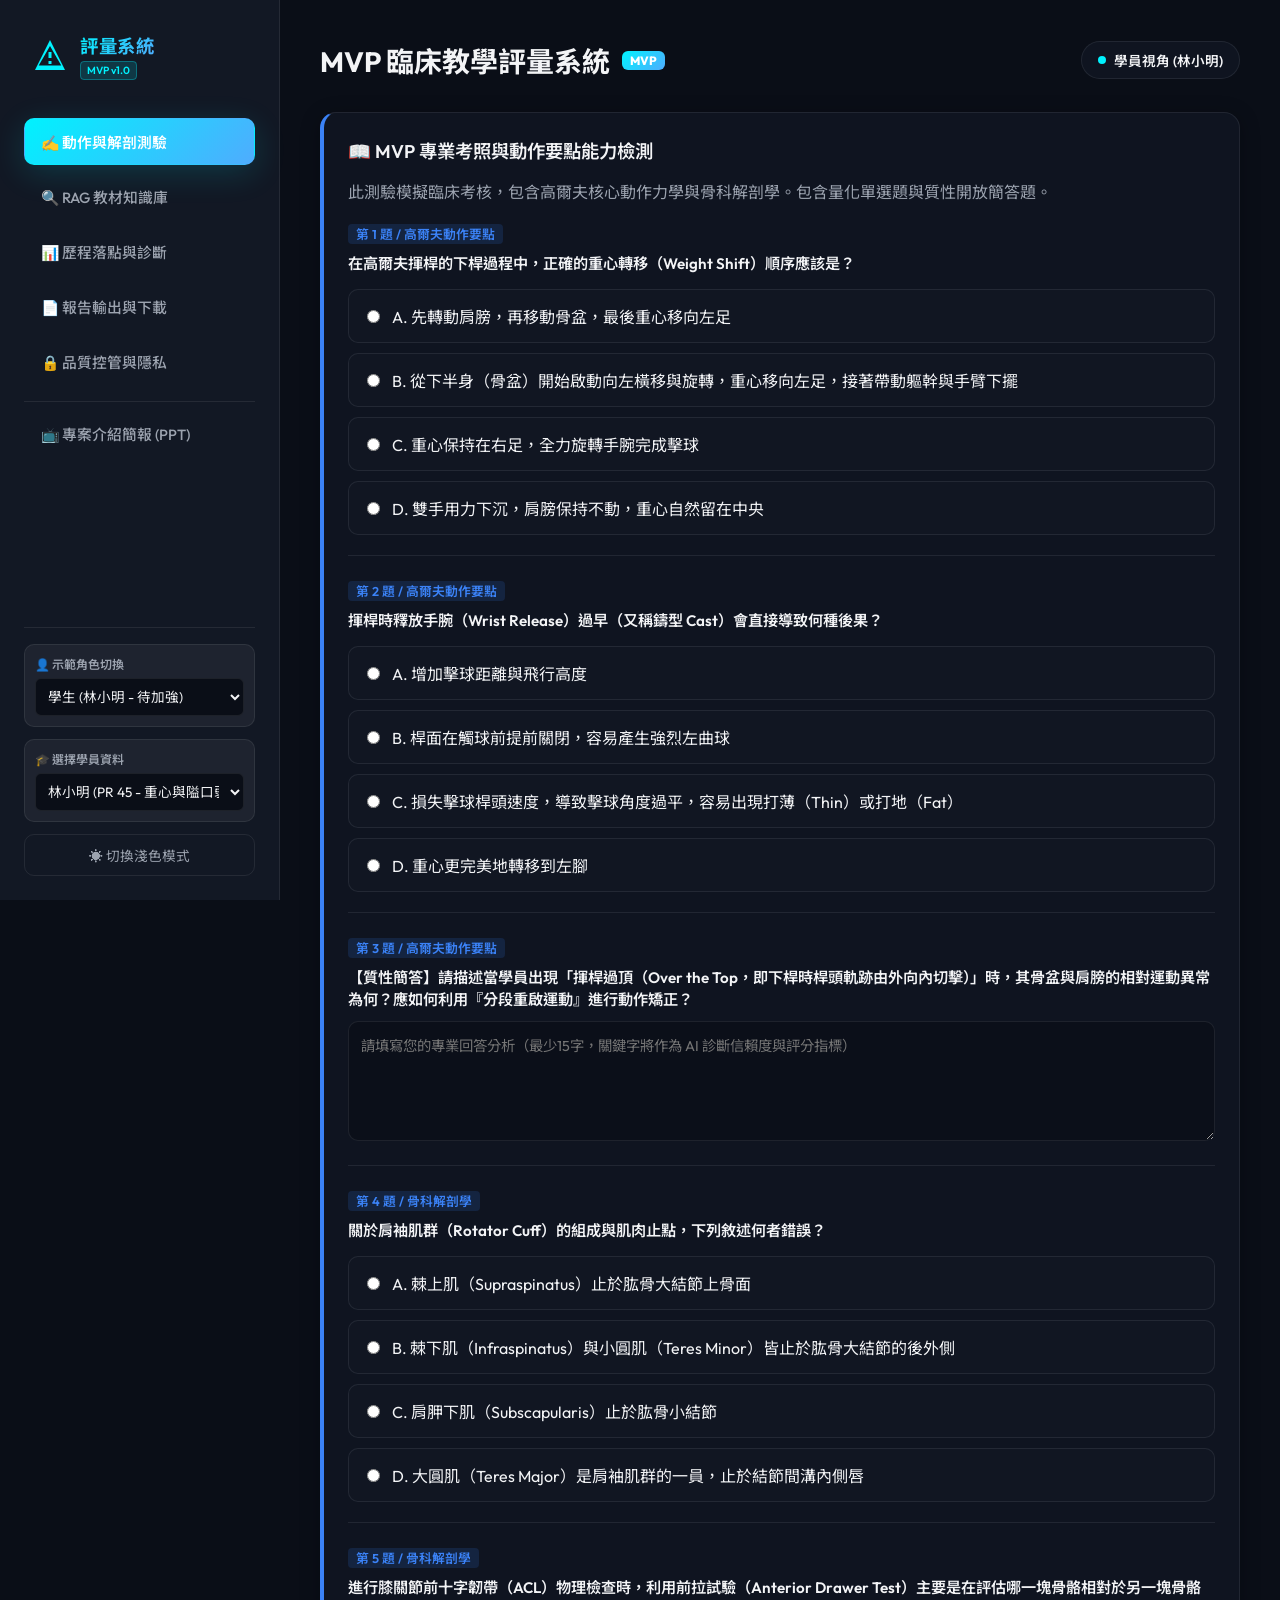
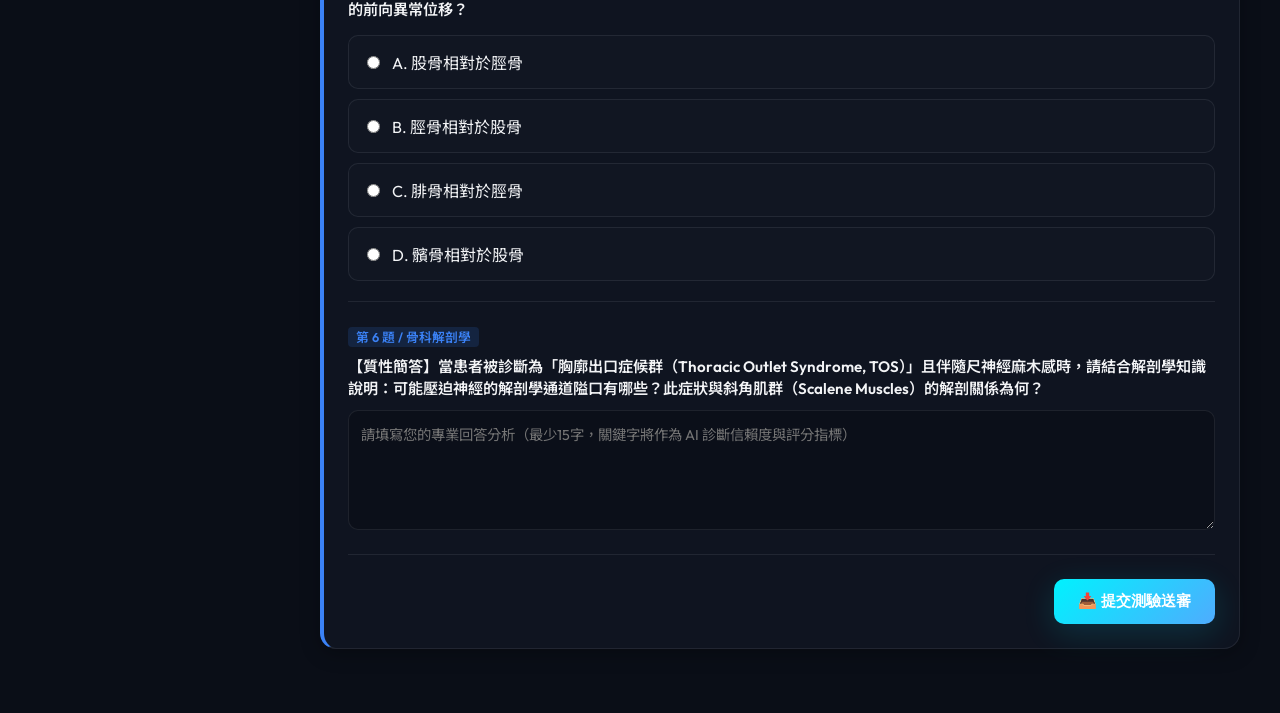
<file: index.html>
<!DOCTYPE html>
<html lang="zh-Hant">

<head>
  <meta charset="UTF-8">
  <meta name="viewport" content="width=device-width, initial-scale=1.0">
  <title>MVP 評量與教學系統</title>
  <link rel="stylesheet" href="css/style.css">
</head>

<body>

  <!-- 側邊欄遮罩 (行動版) -->
  <div class="sidebar-overlay" id="sidebar-overlay"></div>

  <!-- 側邊巡覽列 -->
  <aside class="sidebar">
    <button class="sidebar-close-btn" id="sidebar-close" aria-label="關閉選單">✕</button>
    <div class="logo-section">
      <img
        src="data:image/svg+xml;utf8,<svg xmlns='http://www.w3.org/2000/svg' viewBox='0 0 24 24' fill='%2300f2fe'><path d='M12 2L2 22h20L12 2zm0 3.99L19.53 19H4.47L12 5.99zM13 16h-2v2h2v-2zm0-6h-2v4h2v-4z'/></svg>"
        alt="Logo">
      <div>
        <h2>評量系統</h2>
        <span class="badge">MVP v1.0</span>
      </div>
    </div>

    <ul class="nav-links">
      <li class="nav-item active" data-tab="schema">📁 系統架構與規範</li>
      <li class="nav-item" data-tab="quiz">✍️ 動作與解剖測驗</li>
      <li class="nav-item" data-tab="rag">🔍 RAG 教材知識庫</li>
      <li class="nav-item" data-tab="history">📊 歷程落點與診斷</li>
      <li class="nav-item" data-tab="reports">📄 報告輸出與下載</li>
      <li class="nav-item" data-tab="sop">📅 資料管線與 SOP</li>
      <li class="nav-item" data-tab="privacy">🔒 品質控管與隱私</li>
      <li style="border-top: 1px solid var(--border-color); margin-top: 8px; padding-top: 8px; list-style: none;">
        <a class="nav-item" href="presentation.html" target="_blank" style="text-decoration: none;">
          📺 專案介紹簡報 (PPT)
        </a>
      </li>
    </ul>

    <div class="sidebar-footer">
      <!-- 8. 免登入 DEMO 示範環境設定 -->
      <div class="demo-selector">
        <label for="global-role-select">👤 示範角色切換</label>
        <select id="global-role-select">
          <option value="student">學生 (林小明 - 待加強)</option>
          <option value="teacher">教師 (班級督導員)</option>
        </select>
      </div>

      <div class="demo-selector" id="student-picker-container">
        <label for="student-picker">🎓 選擇學員資料</label>
        <select id="student-picker">
          <option value="ST001">林小明 (PR 45 - 重心與隘口弱)</option>
          <option value="ST002">張雅婷 (PR 95 - 動作解剖優異)</option>
          <option value="ST003">陳志豪 (PR 18 - 基礎概念欠缺)</option>
          <option value="ST004">李明憲 (PR 68 - 轉體不足與肩袖常識)</option>
          <option value="ST005">王宇翔 (PR 82 - 動作流暢且理學檢測佳)</option>
          <option value="ST006">許美玲 (PR 35 - 解剖定位不熟)</option>
          <option value="ST007">蔡淑芬 (PR 58 - 重心轉移與下肢啟動弱)</option>
          <option value="ST008">黃冠宇 (PR 12 - 雙向評估極度欠缺)</option>
        </select>
      </div>

      <button class="theme-toggle-btn" id="theme-toggle">☀️ 切換淺色模式</button>
    </div>
  </aside>

  <!-- 主要內容區 -->
  <main class="main-content">
    <header class="header-bar">
      <button class="mobile-menu-btn" id="mobile-menu-btn" aria-label="開啟選單">☰</button>
      <h1 id="page-title"> MVP 臨床教學評量系統</h1>
      <div class="user-badge" id="current-role-badge">
        <span class="role-indicator"></span>學員視角
      </div>
    </header>

    <!-- 1. 系統架構與規範 (Layer 1-4) -->
    <section id="schema-section" class="view-section active">
      <div class="card">
        <div class="card-title">📂 系統分層與資料夾結構標準 (Layer 1 - Layer 4)</div>
        <p style="color: var(--text-muted); font-size: 0.9rem; line-height: 1.5; margin-bottom: 20px;">
          本系統明確定義 4 層級的資料夾結構與 JSON Schema 規格標準，保障數據一致性、追蹤性與隱私規範。點擊下方樹狀圖可檢視對應層級的實體 Schema 檔案規範。
        </p>

        <div class="schema-viewer">
          <div style="border-right: 1px solid var(--border-color); padding-right: 16px;">
            <strong style="font-size: 0.85rem; color: var(--text-muted);">📁 專案實體資料夾目錄</strong>
            <div id="schema-tree" style="margin-top: 12px;"></div>
          </div>
          <div class="schema-details">
            <div style="display: flex; justify-content: space-between; align-items: center; margin-bottom: 8px; flex-wrap: wrap; gap: 8px;">
              <strong id="schema-title" style="font-size: 0.9rem; color: var(--accent-cyan);">載入中...</strong>
              <button class="btn btn-secondary teacher-only-btn" id="edit-schema-btn" style="padding: 6px 12px; font-size: 0.75rem;">✏️ 編輯結構規範</button>
            </div>
            <pre id="schema-code">讀取 Schema 內容中...</pre>
            <div id="schema-edit-area" style="display: none; margin-top: 12px;">
              <textarea id="schema-edit-input" class="qualitative-textarea" style="height: 180px; font-family: monospace; font-size: 0.8rem; margin-top: 4px;"></textarea>
              <div style="text-align: right; margin-top: 8px; display: flex; gap: 8px; justify-content: flex-end;">
                <button class="btn btn-secondary" id="cancel-schema-btn" style="padding: 6px 12px; font-size: 0.75rem;">取消</button>
                <button class="btn" id="save-schema-btn" style="padding: 6px 12px; font-size: 0.75rem;">💾 儲存修改</button>
              </div>
            </div>
          </div>
        </div>
      </div>
    </section>

    <!-- 2. 測驗題庫 (Layer 2) -->
    <section id="quiz-section" class="view-section">
      <div id="quiz-container"></div>
    </section>

    <!-- 3. RAG 知識庫 (Layer 3) -->
    <section id="rag-section" class="view-section">
      <div class="card">
        <div class="card-title">🔍 RAG 權威教材知識庫檢索範圍</div>
        <p style="color: var(--text-muted); font-size: 0.9rem; line-height: 1.5; margin-bottom: 16px;">
          系統串接PGA動力力學及國考解剖重點教材。AI 答案嚴格限制在檢索文獻邊界內生成，拒絕回答教材外的問題以完全避免 AI 幻覺。
        </p>

        <div class="rag-alert-banner">
          <span>💡</span>
          <span><strong>提示詞防線已啟動：</strong>僅允許根據檢索結果回答，超出範圍將顯示拒絕回答。可測試輸入「重心」、「肩袖肌群」、「尺神經麻」、「蘋果」等進行對比。</span>
        </div>

        <div class="search-box-container">
          <input type="text" class="search-input" id="rag-search-input" placeholder="輸入關鍵字檢索權威教材 (例如: 重心, 肌肉, 斜角肌)...">
          <button class="btn" id="rag-search-btn">🔍 檢索生成</button>
        </div>

        <div class="grid-2">
          <div>
            <strong style="font-size: 0.85rem; color: var(--text-muted); display: block; margin-bottom: 12px;">📄
              檢索到的文獻來源 (RAG Context Chunks)</strong>
            <div id="rag-results-container" class="rag-sources">
              <div style="text-align: center; color: var(--text-muted); padding: 20px;">等待輸入檢索詞...</div>
            </div>
          </div>
          <div>
            <strong style="font-size: 0.85rem; color: var(--text-muted); display: block; margin-bottom: 12px;">🤖 整合生成結果
              (Boundary-Anchored AI Generation)</strong>
            <div id="rag-answer-container" style="min-height: 100px;">
              <div
                style="text-align: center; color: var(--text-muted); padding: 20px; border: 1px dashed var(--border-color); border-radius: 12px;">
                無生成結果</div>
            </div>
          </div>
        </div>
      </div>

      <!-- 教師專用：編輯/新增教材文獻庫 -->
      <div class="card teacher-only-card" id="rag-management-card" style="border-color: rgba(139, 92, 246, 0.3); background: rgba(139, 92, 246, 0.02); margin-top: 24px;">
        <div class="card-title" style="color: var(--accent-purple); font-size: 1.1rem; display: flex; align-items: center; gap: 8px;">
          <span>⚙️ 教材文獻庫管理</span>
          <span class="badge" style="background: rgba(139, 92, 246, 0.15); color: var(--accent-purple); border-color: rgba(139, 92, 246, 0.3); font-size: 0.65rem; padding: 2px 6px; border-radius: 4px; border: 1px solid;">教師專用</span>
        </div>
        <p style="color: var(--text-muted); font-size: 0.85rem; margin-bottom: 16px;">
          您可以在此為 RAG 系統新增或修改權威教材段落，擴充 AI 的檢索知識邊界。
        </p>
        <div class="grid-2" style="margin-bottom: 12px;">
          <div>
            <label style="font-size: 0.75rem; color: var(--text-muted); display: block; margin-bottom: 4px;">文獻主題</label>
            <input type="text" id="rag-add-subject" class="search-input" placeholder="例如: 高爾夫動作力學" style="padding: 10px 12px; font-size: 0.85rem;">
          </div>
          <div>
            <label style="font-size: 0.75rem; color: var(--text-muted); display: block; margin-bottom: 4px;">章節標題</label>
            <input type="text" id="rag-add-title" class="search-input" placeholder="例如: 重心轉移與下肢啟動" style="padding: 10px 12px; font-size: 0.85rem;">
          </div>
        </div>
        <div style="margin-bottom: 16px;">
          <label style="font-size: 0.75rem; color: var(--text-muted); display: block; margin-bottom: 4px;">段落內文 (RAG Chunk Content)</label>
          <textarea id="rag-add-content" class="qualitative-textarea" style="height: 80px; margin-top: 4px;" placeholder="請輸入詳細教材內容..."></textarea>
        </div>
        <div style="text-align: right;">
          <button class="btn" id="rag-add-btn" style="background: var(--accent-purple); font-size: 0.85rem; padding: 10px 20px; box-shadow: 0 4px 12px rgba(139, 92, 246, 0.25);">➕ 新增教材段落</button>
        </div>
      </div>
    </section>

    <!-- 4. 歷程落點與診斷 (Layer 3) -->
    <section id="history-section" class="view-section">
      <div class="student-profile-summary">
        <div class="stat-box">
          <div class="stat-label">當前學員姓名</div>
          <div class="stat-value" id="student-name-val">林小明</div>
        </div>
        <div class="stat-box">
          <div class="stat-label">最新測驗分數</div>
          <div class="stat-value glow-emerald" id="student-avg-score">65分</div>
        </div>
        <div class="stat-box">
          <div class="stat-label">百分比落點 (PR)</div>
          <div class="stat-value glow-cyan" id="student-pr">PR 45</div>
        </div>
        <div class="stat-box">
          <div class="stat-label">學習階段 / 同儕分群</div>
          <div class="stat-value glow-purple" id="student-phase"
            style="font-size: 1rem; font-weight: 700; margin-top: 8px;">基礎成長</div>
          <div id="student-group" style="font-size: 0.75rem; color: var(--text-muted); margin-top: 4px;">動力鏈傳導不良組</div>
        </div>
      </div>

      <div class="grid-2">
        <div class="card">
          <div class="card-title">📈 參照分佈與百分比落點圖</div>
          <div id="history-chart-wrapper" class="svg-chart-container"></div>
        </div>

        <div class="card">
          <div class="card-title">🤖 AI 個別弱點診斷與對策</div>
          <div id="diagnostic-tags-container" style="margin-bottom: 16px;"></div>
          <div style="border-top: 1px solid var(--border-color); padding-top: 12px; margin-top: 12px;">
            <strong>弱點診斷詳細說明：</strong>
            <p id="ai-diagnostic-text"
              style="font-size: 0.85rem; color: var(--text-muted); line-height: 1.5; margin-top: 6px;"></p>
          </div>
          <div style="margin-top: 12px;">
            <strong>建議改善對策：</strong>
            <p id="ai-action-text"
              style="font-size: 0.85rem; color: var(--accent-cyan); line-height: 1.5; margin-top: 6px;"></p>
          </div>
        </div>
      </div>
    </section>

    <!-- 5. 報告輸出與下載 (Layer 4) -->
    <section id="reports-section" class="view-section">
      <div class="card">
        <div class="card-title"
          style="display: flex; justify-content: space-between; align-items: center; width: 100%;">
          <span>📄 臨床報告輸出中心</span>
          <button class="btn" id="print-pdf-btn">🖨️ 另存成 PDF 報告</button>
        </div>
        <p style="color: var(--text-muted); font-size: 0.9rem; line-height: 1.5; margin-bottom: 16px;">
          報告會根據當前切換的<strong>「示範角色」</strong>動態載入版型。學生版報告聚焦於「個人弱點」與「自主強化資源」；教師版報告則聚焦於「班級同儕分佈總覽」與「教學微調建議」。
        </p>

        <div id="report-preview-container"></div>
      </div>
    </section>

    <!-- 7. 資料管線與 SOP / 9. 考核機制 (PTY 流程) -->
    <section id="sop-section" class="view-section">
      <div class="card">
        <div class="card-title">📅 當日收集、當日分析、當日會議（即時資料管線與會議 SOP）</div>
        <p style="color: var(--text-muted); font-size: 0.9rem; line-height: 1.5; margin-bottom: 20px;">
          自 2026-07-03 起實施的資料與決策同步標準作業流程（SOP）。確保每天產生的實習考核能在當天完成分析並產生教學調整決策。
        </p>

        <div id="sop-timeline-container" class="timeline"></div>
      </div>

      <div class="card">
        <div class="card-title">🎯 考核機制與改進閉環 (PTY 流程參考)</div>
        <p style="color: var(--text-muted); font-size: 0.9rem; line-height: 1.5;">
          系統參考臨床 PTY 考核流程，實施「雙向學前評估」、「多元量化評量」、「質性 AI 回饋與信賴檢核」及「週五補強與二次複評」的完整改進閉環。
        </p>

        <div class="pty-steps-container">
          <div class="pty-step-card">
            <div class="pty-step-num">Step 1</div>
            <div class="pty-step-title">學前雙向評估</div>
            <div class="pty-step-desc">學前筆試評估起點能力，客製微調實習重點。</div>
          </div>
          <div class="pty-step-card">
            <div class="pty-step-num">Step 2</div>
            <div class="pty-step-title">多元量化考核</div>
            <div class="pty-step-desc">筆試(10%) + 術科操作(20%) + 平時成績(40%)，達70分及格。</div>
          </div>
          <div class="pty-step-card">
            <div class="pty-step-num">Step 3</div>
            <div class="pty-step-title">AI 信賴回饋</div>
            <div class="pty-step-desc">分析質性回答並評估信賴星級，低於3星或不及格者觸發輔導。</div>
          </div>
          <div class="pty-step-card">
            <div class="pty-step-num">Step 4</div>
            <div class="pty-step-title">改進補強閉環</div>
            <div class="pty-step-desc">週五客製補強，下週一進行二次複評以達標。</div>
          </div>
        </div>
      </div>

      <!-- 教師專用：編輯資料管線 SOP -->
      <div class="card teacher-only-card" id="sop-management-card" style="border-color: rgba(245, 158, 11, 0.3); background: rgba(245, 158, 11, 0.02); margin-top: 24px;">
        <div class="card-title" style="color: var(--accent-amber); font-size: 1.1rem; display: flex; align-items: center; gap: 8px;">
          <span>⚙️ 資料管線與排程設定</span>
          <span class="badge" style="background: rgba(245, 158, 11, 0.15); color: var(--accent-amber); border-color: rgba(245, 158, 11, 0.3); font-size: 0.65rem; padding: 2px 6px; border-radius: 4px; border: 1px solid;">教師專用</span>
        </div>
        <p style="color: var(--text-muted); font-size: 0.85rem; margin-bottom: 16px;">
          您可以調整當日資料同步排程與 PTY 流程閾值，或進行管線重新整理。
        </p>
        <div class="grid-2" style="margin-bottom: 16px;">
          <div>
            <label style="font-size: 0.75rem; color: var(--text-muted); display: block; margin-bottom: 4px;">每日自動分析同步時間</label>
            <input type="text" id="sop-sync-time" class="search-input" value="17:00" style="padding: 10px 12px; font-size: 0.85rem;">
          </div>
          <div>
            <label style="font-size: 0.75rem; color: var(--text-muted); display: block; margin-bottom: 4px;">及格分數門檻設定</label>
            <input type="number" id="sop-passing-score" class="search-input" value="70" style="padding: 10px 12px; font-size: 0.85rem;">
          </div>
        </div>
        <div style="text-align: right; display: flex; gap: 8px; justify-content: flex-end;">
          <button class="btn btn-secondary" id="sop-test-btn" style="font-size: 0.85rem; padding: 10px 20px;">測試管線連線</button>
          <button class="btn" id="sop-save-btn" style="background: var(--accent-amber); font-size: 0.85rem; padding: 10px 20px; box-shadow: 0 4px 12px rgba(245, 158, 11, 0.25);">💾 儲存設定並同步</button>
        </div>
      </div>
    </section>

    <!-- 6. AI 回饋彙整流程 / 10. 資料品質與隱私控管 -->
    <section id="privacy-section" class="view-section">
      <div class="grid-2">
        <div class="card">
          <div class="card-title">✍️ AI 評語精簡工具 (<= 50字限制與信賴度評定)</div>
              <p style="color: var(--text-muted); font-size: 0.85rem; line-height: 1.4; margin-bottom: 12px;">
                在後端分析管線中，系統會將發散的臨床評語，透過內置 Prompt 濃縮在 50 字內，並評估作答的信賴星等。可在下方輸入發散語句進行測試。
              </p>
              <textarea class="qualitative-textarea" id="feedback-input-text"
                style="height: 100px; margin-top: 0; margin-bottom: 12px;"
                placeholder="例如: 該名學生在揮桿練習時手腕轉動時機明顯太快了，導致下桿打地，而且他解剖學部分雖然記得大結節的止點，但是斜角肌的範圍完全搞不清楚..."></textarea>
              <button class="btn" id="compress-btn">🪄 壓縮並評定信賴度</button>

              <div class="ai-summary-tag">
                <strong>壓縮後的 50 字精簡評語：</strong>
                <p id="compress-result-text" style="font-weight: 600; color: var(--accent-purple);">-</p>
                <div
                  style="display: flex; justify-content: space-between; font-size: 0.75rem; color: var(--text-muted); margin-top: 8px;">
                  <span>字數統計: <span id="compress-char-count">0</span> / 50 字</span>
                  <span id="compress-stars">-</span>
                </div>
              </div>
          </div>

          <div class="card">
            <div class="card-title">🛡️ 資料來源版本與隱私控管</div>
            <p style="color: var(--text-muted); font-size: 0.85rem; line-height: 1.4; margin-bottom: 12px;">
              所有上傳至雲端的作答資訊皆實施<strong>「去識別化去隱私化」</strong>處理。教材來源進行严格的版本控管。
            </p>
            <table
              style="width: 100%; border-collapse: collapse; font-size: 0.75rem; text-align: left; margin-bottom: 16px;">
              <thead>
                <tr style="border-bottom: 1px solid var(--border-color); color: var(--accent-cyan);">
                  <th style="padding: 6px;">權威資料來源</th>
                  <th style="padding: 6px;">版本號</th>
                  <th style="padding: 6px;">狀態</th>
                </tr>
              </thead>
              <tbody>
                <tr style="border-bottom: 1px solid rgba(255,255,255,0.03);">
                  <td style="padding: 6px;">雙和醫院放射實習計劃書</td>
                  <td style="padding: 6px;">v13.2026.03</td>
                  <td style="padding: 6px; color: var(--accent-emerald);">使用中</td>
                </tr>
                <tr style="border-bottom: 1px solid rgba(255,255,255,0.03);">
                  <td style="padding: 6px;">PGA 動作力學標準</td>
                  <td style="padding: 6px;">v3.1.2025</td>
                  <td style="padding: 6px; color: var(--accent-emerald);">使用中</td>
                </tr>
                <tr style="border-bottom: 1px solid rgba(255,255,255,0.03);">
                  <td style="padding: 6px;">醫事放射師國考解剖重點</td>
                  <td style="padding: 6px;">v2026.01</td>
                  <td style="padding: 6px; color: var(--accent-emerald);">使用中</td>
                </tr>
              </tbody>
            </table>
            <strong
              style="font-size: 0.8rem; color: var(--text-muted); display: block; margin-bottom: 6px;">品質控管規則:</strong>
            <ul style="font-size: 0.75rem; color: var(--text-muted); padding-left: 16px; line-height: 1.4;">
              <li>學員資料去識別化：姓名對照表僅保存在本地端，雲端僅傳輸隨機生成的學員代碼。</li>
              <li>AI 生成複審機制：信賴度低於 3 星之報告，自動標記為待複審以供教師覆檢。</li>
            </ul>
          </div>
        </div>

        <!-- 實時稽核日誌主控台 -->
        <div class="card">
          <div class="card-title">🖥️ 系統運作與稽核日誌主控台 (Live Audit Console)</div>
          <div class="audit-console" id="audit-console">
            <div class="audit-line info">等待日誌載入...</div>
          </div>
        </div>
    </section>
  </main>

  <!-- 引用資料庫與應用程式邏輯 -->
  <script src="js/data.js"></script>
  <script src="js/app.js"></script>
</body>

</html>
</file>
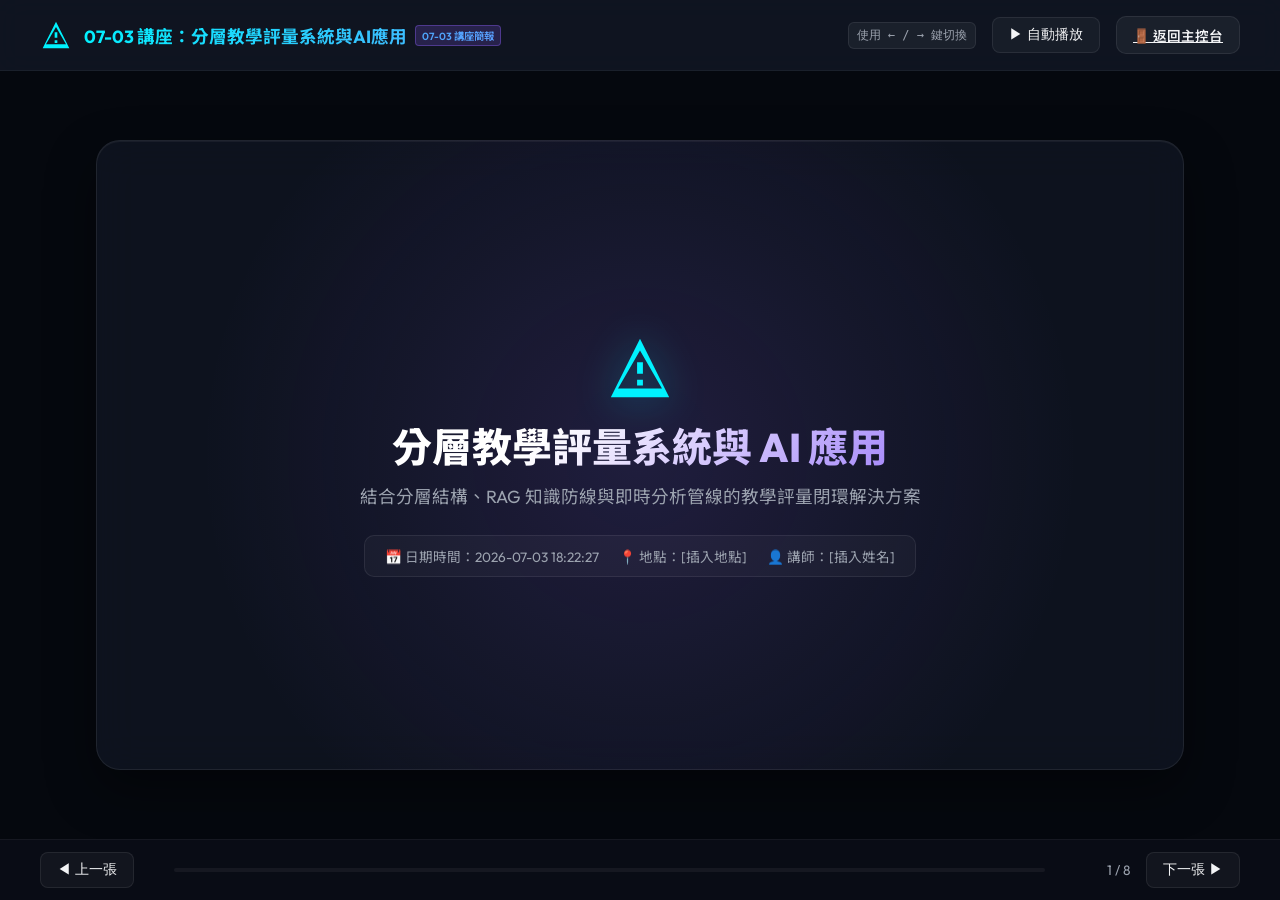
<file: presentation.html>
<!DOCTYPE html>
<html lang="zh-Hant">
<head>
  <meta charset="UTF-8">
  <meta name="viewport" content="width=device-width, initial-scale=1.0">
  <title>07-03 講座簡報 - 分層教學評量系統與AI應用</title>
  <link rel="stylesheet" href="css/style.css">
  <style>
    /* 簡報專用覆蓋與增強樣式 */
    body.presentation-mode {
      margin: 0;
      padding: 0;
      height: 100vh;
      width: 100vw;
      overflow: hidden;
      display: flex;
      flex-direction: column;
      background-color: #05080e;
      font-family: 'Outfit', 'Noto Sans TC', sans-serif;
    }

    /* 頂部巡覽列 */
    .presentation-header {
      display: flex;
      justify-content: space-between;
      align-items: center;
      padding: 16px 40px;
      background: rgba(18, 24, 38, 0.8);
      backdrop-filter: blur(12px);
      -webkit-backdrop-filter: blur(12px);
      border-bottom: 1px solid rgba(255, 255, 255, 0.05);
      z-index: 100;
    }

    .presentation-logo {
      display: flex;
      align-items: center;
      gap: 12px;
    }

    .presentation-logo img {
      width: 32px;
      height: 32px;
    }

    .presentation-logo h1 {
      font-size: 1.1rem;
      font-weight: 700;
      background: var(--primary-glow);
      -webkit-background-clip: text;
      -webkit-text-fill-color: transparent;
      margin: 0;
      display: flex;
      align-items: center;
      gap: 8px;
    }

    .presentation-logo h1::after {
      content: "07-03 講座簡報";
      font-size: 0.65rem;
      background: rgba(139, 92, 246, 0.2);
      color: var(--accent-purple);
      border: 1px solid rgba(139, 92, 246, 0.4);
      padding: 2px 6px;
      border-radius: 4px;
      font-weight: 600;
    }

    .presentation-controls {
      display: flex;
      align-items: center;
      gap: 16px;
    }

    .kbd-hint {
      font-size: 0.75rem;
      color: var(--text-muted);
      background: rgba(255, 255, 255, 0.05);
      border: 1px solid var(--border-color);
      padding: 4px 8px;
      border-radius: 6px;
      font-family: monospace;
    }

    /* 投影片容器 */
    .slide-container {
      flex-grow: 1;
      position: relative;
      width: 100%;
      height: calc(100vh - 75px - 60px); /* 扣除 Header 和 Footer */
      display: flex;
      justify-content: center;
      align-items: center;
      perspective: 1200px;
    }

    /* 單張投影片 */
    .slide {
      position: absolute;
      width: 85%;
      max-width: 1100px;
      height: 82%;
      max-height: 640px;
      background: var(--bg-card);
      border: 1px solid var(--border-color);
      border-radius: 24px;
      padding: 40px 48px;
      box-shadow: 0 20px 50px rgba(0,0,0,0.4), inset 0 1px 0 rgba(255,255,255,0.05);
      backdrop-filter: blur(20px);
      -webkit-backdrop-filter: blur(20px);
      display: flex;
      flex-direction: column;
      opacity: 0;
      pointer-events: none;
      transform: scale(0.95) translateZ(-100px);
      transition: all 0.6s cubic-bezier(0.4, 0, 0.2, 1);
      z-index: 1;
      overflow-y: auto;
    }

    /* 簡報模式滾動條優化 */
    .slide::-webkit-scrollbar {
      width: 6px;
    }
    .slide::-webkit-scrollbar-thumb {
      background: rgba(255,255,255,0.1);
      border-radius: 3px;
    }

    .slide.active {
      opacity: 1;
      pointer-events: auto;
      transform: scale(1) translateZ(0px);
      z-index: 10;
    }

    .slide.previous {
      transform: scale(0.9) translateX(-100%) rotateY(15deg);
      opacity: 0;
      z-index: 5;
    }

    .slide.next {
      transform: scale(0.9) translateX(100%) rotateY(-15deg);
      opacity: 0;
      z-index: 5;
    }

    /* 投影片版面配置 */
    .slide-content-layout {
      display: flex;
      flex-direction: column;
      height: 100%;
      justify-content: space-between;
    }

    .slide-title-area {
      margin-bottom: 16px;
      border-bottom: 1px solid rgba(255,255,255,0.05);
      padding-bottom: 12px;
    }

    .slide-tag {
      font-size: 0.75rem;
      text-transform: uppercase;
      letter-spacing: 2px;
      color: var(--accent-cyan);
      font-weight: 700;
      margin-bottom: 4px;
      display: inline-block;
    }

    .slide-title {
      font-size: 1.8rem;
      font-weight: 700;
      color: var(--text-main);
      margin: 0;
    }

    .slide-body {
      flex-grow: 1;
      display: flex;
      flex-direction: column;
      justify-content: center;
    }

    /* Cover Slide */
    .slide-cover {
      text-align: center;
      justify-content: center;
      align-items: center;
      background: radial-gradient(circle at center, rgba(139, 92, 246, 0.15) 0%, rgba(10, 14, 23, 0) 70%), var(--bg-card);
    }

    .slide-cover .logo-large {
      width: 70px;
      height: 70px;
      margin-bottom: 20px;
      filter: drop-shadow(0 0 20px rgba(0, 242, 254, 0.4));
    }

    .slide-cover h2 {
      font-size: 2.5rem;
      font-weight: 800;
      background: linear-gradient(135deg, #fff 30%, #a78bfa 100%);
      -webkit-background-clip: text;
      -webkit-text-fill-color: transparent;
      margin-bottom: 12px;
      line-height: 1.2;
    }

    .slide-cover p {
      font-size: 1.1rem;
      color: var(--text-muted);
      max-width: 800px;
      margin: 0 auto 24px;
      line-height: 1.6;
    }

    .slide-cover .meta-info {
      font-size: 0.85rem;
      color: var(--text-muted);
      display: flex;
      gap: 20px;
      background: rgba(255, 255, 255, 0.03);
      padding: 10px 20px;
      border-radius: 10px;
      border: 1px solid var(--border-color);
    }

    /* List styling */
    .slide-list {
      list-style: none;
      display: flex;
      flex-direction: column;
      gap: 12px;
    }

    .slide-list-item {
      display: flex;
      align-items: flex-start;
      gap: 12px;
      font-size: 0.95rem;
      line-height: 1.5;
      opacity: 0;
      transform: translateY(10px);
      transition: all 0.4s ease;
    }

    .slide.active .slide-list-item {
      opacity: 1;
      transform: translateY(0);
    }

    /* Loading delays */
    .slide.active .slide-list-item:nth-child(1) { transition-delay: 0.1s; }
    .slide.active .slide-list-item:nth-child(2) { transition-delay: 0.2s; }
    .slide.active .slide-list-item:nth-child(3) { transition-delay: 0.3s; }
    .slide.active .slide-list-item:nth-child(4) { transition-delay: 0.4s; }

    .list-icon {
      background: rgba(0, 242, 254, 0.1);
      color: var(--accent-cyan);
      border: 1px solid rgba(0, 242, 254, 0.2);
      width: 24px;
      height: 24px;
      border-radius: 50%;
      display: flex;
      align-items: center;
      justify-content: center;
      flex-shrink: 0;
      font-weight: bold;
      font-size: 0.75rem;
    }

    .list-content strong {
      color: var(--text-main);
      display: block;
      font-size: 1rem;
      margin-bottom: 2px;
    }

    .list-content span {
      color: var(--text-muted);
    }

    /* 4-Layer Architecture Visual */
    .layer-flow {
      display: grid;
      grid-template-columns: repeat(4, 1fr);
      gap: 16px;
      margin-top: 10px;
    }

    .layer-box {
      background: rgba(255,255,255,0.02);
      border: 1px solid var(--border-color);
      border-radius: 16px;
      padding: 16px;
      text-align: center;
      cursor: pointer;
      transition: all var(--transition-normal);
    }

    .layer-box:hover, .layer-box.active {
      transform: translateY(-6px);
      background: rgba(0, 242, 254, 0.03);
      border-color: var(--accent-cyan);
      box-shadow: 0 8px 24px rgba(0, 242, 254, 0.1);
    }

    .layer-box .num {
      font-size: 0.75rem;
      background: rgba(255,255,255,0.08);
      border-radius: 6px;
      padding: 2px 6px;
      display: inline-block;
      margin-bottom: 8px;
      color: var(--text-muted);
    }

    .layer-box.active .num {
      background: var(--primary-glow);
      color: white;
    }

    .layer-box h4 {
      font-size: 0.95rem;
      font-weight: 700;
      margin-bottom: 6px;
      color: var(--text-main);
    }

    .layer-box p {
      font-size: 0.75rem;
      color: var(--text-muted);
      line-height: 1.3;
    }

    .layer-details-box {
      background: rgba(0, 0, 0, 0.2);
      border: 1px solid var(--border-color);
      border-radius: 12px;
      padding: 16px;
      margin-top: 16px;
      min-height: 100px;
      font-size: 0.85rem;
      line-height: 1.5;
    }

    /* RAG Simulator Slide */
    .rag-simulator {
      background: rgba(0, 0, 0, 0.3);
      border: 1px solid var(--border-color);
      border-radius: 16px;
      padding: 16px;
    }

    .rag-sim-search {
      display: flex;
      gap: 10px;
      margin-bottom: 12px;
    }

    .rag-sim-btn {
      background: rgba(0, 242, 254, 0.15);
      border: 1px solid rgba(0, 242, 254, 0.3);
      color: var(--accent-cyan);
      padding: 6px 12px;
      border-radius: 6px;
      font-size: 0.8rem;
      cursor: pointer;
      transition: all var(--transition-fast);
    }

    .rag-sim-btn:hover {
      background: var(--primary-glow);
      color: white;
    }

    .rag-sim-flow {
      display: grid;
      grid-template-columns: 1fr 1fr;
      gap: 16px;
    }

    .sim-block {
      background: rgba(255,255,255,0.02);
      border: 1px solid var(--border-color);
      border-radius: 10px;
      padding: 12px;
      font-size: 0.75rem;
      height: 110px;
      overflow-y: auto;
    }

    /* Bottom Navigation / Progress Bar */
    .presentation-footer {
      display: flex;
      justify-content: space-between;
      align-items: center;
      padding: 12px 40px;
      background: rgba(10, 14, 23, 0.9);
      border-top: 1px solid rgba(255,255,255,0.05);
      z-index: 100;
    }

    .nav-btn {
      background: rgba(255, 255, 255, 0.04);
      border: 1px solid var(--border-color);
      color: var(--text-main);
      padding: 8px 16px;
      border-radius: 8px;
      cursor: pointer;
      font-size: 0.85rem;
      display: flex;
      align-items: center;
      gap: 6px;
      transition: all var(--transition-fast);
    }

    .nav-btn:hover {
      background: rgba(255, 255, 255, 0.08);
      border-color: var(--accent-cyan);
    }

    .progress-bar-container {
      flex-grow: 1;
      height: 4px;
      background: rgba(255, 255, 255, 0.05);
      margin: 0 40px;
      border-radius: 2px;
      position: relative;
    }

    .progress-bar-fill {
      height: 100%;
      background: var(--primary-glow);
      width: 0%;
      border-radius: 2px;
      transition: width 0.3s ease;
    }

    .slide-number {
      font-size: 0.85rem;
      color: var(--text-muted);
      min-width: 45px;
      text-align: right;
    }

    /* 2 Columns grid */
    .grid-2 {
      display: grid;
      grid-template-columns: 1fr 1fr;
      gap: 20px;
    }

    /* Task list grid */
    .task-grid {
      display: grid;
      grid-template-columns: 1fr 1fr;
      gap: 12px;
    }

    .task-item-card {
      background: rgba(255, 255, 255, 0.01);
      border: 1px solid var(--border-color);
      border-radius: 8px;
      padding: 10px 14px;
      display: flex;
      align-items: center;
      gap: 10px;
      font-size: 0.8rem;
    }

    .task-checkbox {
      width: 14px;
      height: 14px;
      border: 1px solid var(--accent-purple);
      border-radius: 3px;
      display: inline-block;
      flex-shrink: 0;
    }

    .task-desc {
      color: var(--text-muted);
      line-height: 1.3;
    }
  </style>
</head>
<body class="presentation-mode">

  <!-- 頂部巡覽列 -->
  <header class="presentation-header">
    <div class="presentation-logo">
      <img src="data:image/svg+xml;utf8,<svg xmlns='http://www.w3.org/2000/svg' viewBox='0 0 24 24' fill='%2300f2fe'><path d='M12 2L2 22h20L12 2zm0 3.99L19.53 19H4.47L12 5.99zM13 16h-2v2h2v-2zm0-6h-2v4h2v-4z'/></svg>" alt="Logo">
      <h1>07-03 講座：分層教學評量系統與AI應用</h1>
    </div>
    <div class="presentation-controls">
      <span class="kbd-hint">使用 ← / → 鍵切換</span>
      <button class="nav-btn" id="autoplay-btn">▶ 自動播放</button>
      <a href="index.html" class="btn btn-secondary" style="padding: 8px 16px; font-size: 0.85rem; box-shadow: none;">🚪 返回主控台</a>
    </div>
  </header>

  <!-- 投影片容器 -->
  <div class="slide-container" id="slide-container">

    <!-- Slide 1: Cover -->
    <div class="slide slide-cover active" data-index="1">
      <img src="data:image/svg+xml;utf8,<svg xmlns='http://www.w3.org/2000/svg' viewBox='0 0 24 24' fill='%2300f2fe'><path d='M12 2L2 22h20L12 2zm0 3.99L19.53 19H4.47L12 5.99zM13 16h-2v2h2v-2zm0-6h-2v4h2v-4z'/></svg>" alt="Logo" class="logo-large">
      <h2>分層教學評量系統與 AI 應用</h2>
      <p>結合分層結構、RAG 知識防線與即時分析管線的教學評量閉環解決方案</p>
      
      <div class="meta-info">
        <span>📅 日期時間：2026-07-03 18:22:27</span>
        <span>📍 地點：[插入地點]</span>
        <span>👤 講師：[插入姓名]</span>
      </div>
    </div>

    <!-- Slide 2: Abstract -->
    <div class="slide" data-index="2">
      <div class="slide-content-layout">
        <div class="slide-title-area">
          <span class="slide-tag">Lecture Abstract</span>
          <h3 class="slide-title">講座摘要與核心目標</h3>
        </div>
        <div class="slide-body">
          <p style="font-size: 0.95rem; color: var(--text-main); margin-bottom: 20px; line-height: 1.6;">
            本專案建立一套以<strong>分層結構</strong>為核心的教學與評量系統，結合測驗診斷、學習歷程匯出、個別弱點辨識與 AI 輔助回饋，以支援高爾夫動作要點與骨科解剖學考照等學科。
          </p>
          <div class="grid-2">
            <div style="background: rgba(255,255,255,0.02); border: 1px solid var(--border-color); border-radius: 12px; padding: 18px;">
              <strong style="color: var(--accent-cyan); display: block; margin-bottom: 8px; font-size: 1.05rem;">🎯 核心待解決痛點</strong>
              <ul style="list-style: none; padding-left: 0; font-size: 0.85rem; color: var(--text-muted); display: flex; flex-direction: column; gap: 8px;">
                <li>• 評量數據孤島：缺乏統一 Schema 標準規格。</li>
                <li>• AI 評語幻覺：生成內容超出臨床教材大綱。</li>
                <li>• 評議決策滯後：評估回饋時長高達兩個月。</li>
              </ul>
            </div>
            <div style="background: rgba(255,255,255,0.02); border: 1px solid var(--border-color); border-radius: 12px; padding: 18px;">
              <strong style="color: var(--accent-purple); display: block; margin-bottom: 8px; font-size: 1.05rem;">🚀 專案實作解決方案</strong>
              <ul style="list-style: none; padding-left: 0; font-size: 0.85rem; color: var(--text-muted); display: flex; flex-direction: column; gap: 8px;">
                <li>• <strong>RAG 邊界錨定</strong>：完全消除 AI 臨床知識幻覺。</li>
                <li>• <strong>即時分析管線</strong>：實現當日收集、當日分析、當日會議。</li>
                <li>• <strong>50字與信賴星等</strong>：精簡質性回饋並加註 AI 可信度。</li>
              </ul>
            </div>
          </div>
        </div>
      </div>
    </div>

    <!-- Slide 3: 4-Layer Standard -->
    <div class="slide" data-index="3">
      <div class="slide-content-layout">
        <div class="slide-title-area">
          <span class="slide-tag">1. System Architecture</span>
          <h3 class="slide-title">系統分層與結構設計 (Layer 1 - 4)</h3>
        </div>
        <div class="slide-body">
          <div class="layer-flow">
            <div class="layer-box active" onclick="showLayerDetails(1)">
              <span class="num">Layer 1</span>
              <h4>Subjects</h4>
              <p>學科與知識節點</p>
            </div>
            <div class="layer-box" onclick="showLayerDetails(2)">
              <span class="num">Layer 2</span>
              <h4>Quizzes</h4>
              <p>題庫與作答紀錄</p>
            </div>
            <div class="layer-box" onclick="showLayerDetails(3)">
              <span class="num">Layer 3</span>
              <h4>History</h4>
              <p>學習歷程與分群</p>
            </div>
            <div class="layer-box" onclick="showLayerDetails(4)">
              <span class="num">Layer 4</span>
              <h4>Reports</h4>
              <p>報告輸出與報告書</p>
            </div>
          </div>
          <div class="layer-details-box" id="layer-details-txt">
            <strong>[第一層：學科核心內容與知識節點]</strong><br>
            存放各學科核心大綱內容。定義知識節點定義，例如高爾夫球動作定義、姿勢型別；骨科解剖學考照重點（肩袖肌群、ACL、斜角肌等）。
          </div>
        </div>
      </div>
    </div>

    <!-- Slide 4: AI & Risk Control -->
    <div class="slide" data-index="4">
      <div class="slide-content-layout">
        <div class="slide-title-area">
          <span class="slide-tag">2. AI & Risk Control</span>
          <h3 class="slide-title">AI 應用與風險控管機制</h3>
        </div>
        <div class="slide-body">
          <div class="grid-2">
            <div>
              <ul class="slide-list">
                <li class="slide-list-item">
                  <div class="list-icon">1</div>
                  <div class="list-content">
                    <strong>RAG 邊界限制</strong>
                    <span>限制 AI 只在教材資料庫內檢索，拒絕回答教材外的問題以杜絕 AI 幻覺。</span>
                  </div>
                </li>
                <li class="slide-list-item">
                  <div class="list-icon">2</div>
                  <div class="list-content">
                    <strong>回饋統整為 50 字內摘要</strong>
                    <span>自動將冗長發散的臨床評語，以 LLM 濃縮至 50 字以內，方便快速瀏覽決策。</span>
                  </div>
                </li>
                <li class="slide-list-item">
                  <div class="list-icon">3</div>
                  <div class="list-content">
                    <strong>AI 報告加註信賴等級</strong>
                    <span>自動標註 1-5 星，針對信賴度低（低於3星）或不及格之報告標示為「待審核」。</span>
                  </div>
                </li>
                <li class="slide-list-item">
                  <div class="list-icon">4</div>
                  <div class="list-content">
                    <strong>個別化強化建議</strong>
                    <span>精準對症下藥，例如提示「需強化下肢骨頭解剖位置」，維持內容可靠度。</span>
                  </div>
                </li>
              </ul>
            </div>
            <div>
              <div class="rag-simulator">
                <strong style="font-size: 0.8rem; color: var(--accent-cyan); display: block; margin-bottom: 8px;"> RAG 邊界防線模擬展示</strong>
                <div class="rag-sim-search">
                  <input type="text" class="search-input" id="sim-query" value="斜角肌間隙" style="padding: 6px 12px; font-size: 0.75rem;">
                  <button class="rag-sim-btn" onclick="runSim()">🔍 測試</button>
                </div>
                <div class="rag-sim-flow">
                  <div class="sim-block">
                    <strong style="color: var(--text-muted); font-size: 0.7rem; display: block; margin-bottom: 4px;">Context (文獻庫邊界):</strong>
                    <div id="sim-context" style="color: var(--text-muted); font-size: 0.7rem; line-height: 1.3;">
                      斜角肌間隙由前、中斜角肌與第一肋骨包圍，臂神經叢與鎖骨下動脈從中穿過。緊繃會壓迫尺神經支配區造成手麻。
                    </div>
                  </div>
                  <div class="sim-block">
                    <strong style="color: var(--accent-emerald); font-size: 0.7rem; display: block; margin-bottom: 4px;">AI 整合生成 (限50字與評級):</strong>
                    <div id="sim-answer" style="color: var(--text-main); font-size: 0.7rem; line-height: 1.3; font-weight: 500;">
                      前中斜角肌與第一肋骨隘口壓迫臂神經叢下幹，易致小指側麻木。建議強化斜角肌伸展。(星級：⭐⭐⭐⭐⭐)
                    </div>
                  </div>
                </div>
              </div>
            </div>
          </div>
        </div>
      </div>
    </div>

    <!-- Slide 5: Pipeline & SOP -->
    <div class="slide" data-index="5">
      <div class="slide-content-layout">
        <div class="slide-title-area">
          <span class="slide-tag">3. Optimization & SOP</span>
          <h3 class="slide-title">教學評量流程優化與時效</h3>
        </div>
        <div class="slide-body">
          <div class="grid-2">
            <div style="background: rgba(244,63,94,0.05); border: 1px solid rgba(244,63,94,0.2); border-radius: 16px; padding: 24px;">
              <h4 style="color: var(--accent-rose); font-size: 1.15rem; margin-bottom: 12px; font-weight: 700;">傳統評量流程痛點</h4>
              <p style="font-size: 0.85rem; color: var(--text-muted); line-height: 1.5; margin-bottom: 12px;">
                在引進此系統之前，臨床小組面臨嚴重的時間滯後：
              </p>
              <ul style="list-style: none; padding-left: 0; font-size: 0.8rem; color: var(--text-muted); display: flex; flex-direction: column; gap: 8px;">
                <li>🔴 <strong>繁重評閱</strong>：教師需手動統計並分析大量量化與質性評量數據。</li>
                <li>🔴 <strong>回饋延遲</strong>：學員接受評估後，資料整理與分析耗時。</li>
                <li>🔴 <strong>時差過長</strong>：往往需延宕至 <strong>兩個月後</strong> 召開評議會議才給予回饋，教學即時性嚴重受損。</li>
              </ul>
            </div>
            <div style="background: rgba(16,185,129,0.05); border: 1px solid rgba(16,185,129,0.2); border-radius: 16px; padding: 24px;">
              <h4 style="color: var(--accent-emerald); font-size: 1.15rem; margin-bottom: 12px; font-weight: 700;">即時管線與決策 SOP (07-03 起實施)</h4>
              <p style="font-size: 0.85rem; color: var(--text-muted); line-height: 1.5; margin-bottom: 12px;">
                建立<strong>當日收集、當日分析、當日會議</strong>之即時資料管線：
              </p>
              <ul style="list-style: none; padding-left: 0; font-size: 0.8rem; color: var(--text-muted); display: flex; flex-direction: column; gap: 8px;">
                <li>🟢 <strong>資料即時分析</strong>：當日收集到作答資料，後端管線於下午即時運算分析。</li>
                <li>🟢 <strong>快速招開會議</strong>：下班前快速召開對齊會，指出學生當週弱點。</li>
                <li>🟢 <strong>資訊同步透明</strong>：分析與報告結果同時對老師及學生可見，同步修正學習與教學策略。</li>
              </ul>
            </div>
          </div>
        </div>
      </div>
    </div>

    <!-- Slide 6: Scenarios -->
    <div class="slide" data-index="6">
      <div class="slide-content-layout">
        <div class="slide-title-area">
          <span class="slide-tag">4. Scenarios</span>
          <h3 class="slide-title">學科場景與應用示例</h3>
        </div>
        <div class="slide-body">
          <div class="grid-2">
            <div style="background: rgba(255,255,255,0.02); border: 1px solid var(--border-color); border-radius: 16px; padding: 20px;">
              <h4 style="color: var(--accent-cyan); font-size: 1.1rem; margin-bottom: 8px; font-weight: 700;">🏌️ 高爾夫球教學場景</h4>
              <p style="font-size: 0.8rem; color: var(--text-muted); line-height: 1.4; margin-bottom: 12px;">
                針對高爾夫動作要點進行數位化與力學評估：
              </p>
              <ul style="list-style: none; padding-left: 0; font-size: 0.8rem; color: var(--text-muted); display: flex; flex-direction: column; gap: 8px;">
                <li>• <strong>核心定義</strong>：定義下桿動力鏈、手腕釋放時機、姿勢型別。</li>
                <li>• <strong>測驗診斷</strong>：診斷學員常見動作問題（如肩膀搶跑的過頂切擊）。</li>
                <li>• <strong>改進建議</strong>：自動引導學員進行分段重啟動作矯正，並生成可印製報告。</li>
              </ul>
            </div>
            <div style="background: rgba(255,255,255,0.02); border: 1px solid var(--border-color); border-radius: 16px; padding: 20px;">
              <h4 style="color: var(--accent-purple); font-size: 1.1rem; margin-bottom: 8px; font-weight: 700;">🦴 骨科解剖學考照場景</h4>
              <p style="font-size: 0.8rem; color: var(--text-muted); line-height: 1.4; margin-bottom: 12px;">
                針對考照核心解剖大綱與臨床物理檢查進行評量：
              </p>
              <ul style="list-style: none; padding-left: 0; font-size: 0.8rem; color: var(--text-muted); display: flex; flex-direction: column; gap: 8px;">
                <li>• <strong>考照痛點</strong>：解決題型長度或解剖立體結構概念不清（如斜角肌三角）導致的卡關。</li>
                <li>• <strong>解法流程</strong>：第二層測驗診斷 $\rightarrow$ 第三層分群與百分比落點定位 $\rightarrow$ 第四層輸出個別弱點與強化（如脛股前拉試驗位移向度）。</li>
              </ul>
            </div>
          </div>
        </div>
      </div>
    </div>

    <!-- Slide 7: User & Access -->
    <div class="slide" data-index="7">
      <div class="slide-content-layout">
        <div class="slide-title-area">
          <span class="slide-tag">5 & 6. Users & Feedback</span>
          <h3 class="slide-title">使用者存取、自主學習與回饋機制</h3>
        </div>
        <div class="slide-body">
          <div class="grid-2">
            <div>
              <strong style="color: var(--accent-cyan); font-size: 0.95rem; display: block; margin-bottom: 8px;">👥 使用者與存取設計</strong>
              <ul style="list-style: none; padding-left: 0; font-size: 0.8rem; color: var(--text-muted); display: flex; flex-direction: column; gap: 8px;">
                <li>• <strong>對象與身份</strong>：以學生為主體，亦包含老師端檢視與決策。特別支援內部實習課程連動之學生。</li>
                <li>• <strong>免登入示範環境</strong>：現階段 Demo 示範不需要學生個別帳號即可觀看樣例，方便先行評估。</li>
                <li>• <strong>擴充流程</strong>：先行觀看示範以確認功能與資料流，後續再行擴充帳號權限。</li>
              </ul>
            </div>
            <div>
              <strong style="color: var(--accent-purple); font-size: 0.95rem; display: block; margin-bottom: 8px;">🔄 自主學習與教學回饋</strong>
              <ul style="list-style: none; padding-left: 0; font-size: 0.8rem; color: var(--text-muted); display: flex; flex-direction: column; gap: 8px;">
                <li>• <strong>學生自主學習</strong>：透過學習歷程、弱點診斷、PDF 報告匯出，強化學員的自我監測與規劃能力。</li>
                <li>• <strong>教師教學調整</strong>：教師收到彙整後之 AI 報告，可迅速掌握班級/個別學員弱點，動態調整下次教學。</li>
                <li>• <strong>考核機制落地</strong>：類比 PTY、PTY One 等考核機制流程，將通過條件與評量標準系統化落地。</li>
              </ul>
            </div>
          </div>
        </div>
      </div>
    </div>

    <!-- Slide 8: Tasks -->
    <div class="slide" data-index="8">
      <div class="slide-content-layout">
        <div class="slide-title-area">
          <span class="slide-tag">Action Items & Tasks</span>
          <h3 class="slide-title">會議決策與待辦作業清單</h3>
        </div>
        <div class="slide-body">
          <p style="font-size: 0.8rem; color: var(--text-muted); margin-bottom: 12px;">
            為使分層教學評量系統落地實作，講座中制定了以下 10 項具體開發任務：
          </p>
          <div class="task-grid">
            <div class="task-item-card">
              <span class="task-checkbox"></span>
              <span class="task-desc">1. 明確定義系統分層與資料夾結構：列出 L1 ~ L4 檔案與欄位標準。</span>
            </div>
            <div class="task-item-card">
              <span class="task-checkbox"></span>
              <span class="task-desc">2. 設計並實作第二層測驗題庫：量化與質性題型（覆蓋高爾夫/解剖）。</span>
            </div>
            <div class="task-item-card">
              <span class="task-checkbox"></span>
              <span class="task-desc">3. 建立 RAG 知識庫與檢索範圍：整理教材，設定防線避免 AI 幻覺。</span>
            </div>
            <div class="task-item-card">
              <span class="task-checkbox"></span>
              <span class="task-desc">4. 開發歷程匯出與診斷模組：支援同儕分群與百分比落點呈現。</span>
            </div>
            <div class="task-item-card">
              <span class="task-checkbox"></span>
              <span class="task-desc">5. 實作 PDF 報告匯出：提供學生個人版與教師班級版雙版型。</span>
            </div>
            <div class="task-item-card">
              <span class="task-checkbox"></span>
              <span class="task-desc">6. 建立 AI 回饋彙整：Prompt 評語精簡限制50字內，標記信賴星等。</span>
            </div>
            <div class="task-item-card">
              <span class="task-checkbox"></span>
              <span class="task-desc">7. 規劃即時管線與會議 SOP：建立當日收集/分析/會議決策對齊機制。</span>
            </div>
            <div class="task-item-card">
              <span class="task-checkbox"></span>
              <span class="task-desc">8. 準備示範環境：提供無需登入的 DEMO 範例給師生檢視流程。</span>
            </div>
            <div class="task-item-card">
              <span class="task-checkbox"></span>
              <span class="task-desc">9. 設計考核機制：參考臨床 PTY 流程，明確通過條件與改進閉環。</span>
            </div>
            <div class="task-item-card">
              <span class="task-checkbox"></span>
              <span class="task-desc">10. 制定隱私品質控管：去識別化敏感資料，確保資料版本追蹤。</span>
            </div>
          </div>
        </div>
      </div>
    </div>

  </div>

  <!-- 底部導覽與進度條 -->
  <footer class="presentation-footer">
    <button class="nav-btn" onclick="prevSlide()">◀ 上一張</button>
    <div class="progress-bar-container">
      <div class="progress-bar-fill" id="progress-bar-fill"></div>
    </div>
    <div style="display: flex; align-items: center; gap: 16px;">
      <span class="slide-number" id="slide-num-txt">1 / 8</span>
      <button class="nav-btn" onclick="nextSlide()">下一張 ▶</button>
    </div>
  </footer>

  <script>
    // 簡報狀態管理
    let currentSlideIndex = 1;
    const totalSlides = 8;
    let autoplayTimer = null;
    let isAutoplayActive = false;

    const slides = document.querySelectorAll('.slide');
    const progressBarFill = document.getElementById('progress-bar-fill');
    const slideNumTxt = document.getElementById('slide-num-txt');
    const autoplayBtn = document.getElementById('autoplay-btn');

    // 鍵盤導覽支援
    document.addEventListener('keydown', (e) => {
      if (e.key === 'ArrowRight' || e.key === 'Space' || e.key === 'PageDown') {
        nextSlide();
        stopAutoplay();
      } else if (e.key === 'ArrowLeft' || e.key === 'PageUp') {
        prevSlide();
        stopAutoplay();
      }
    });

    function updateSlides() {
      slides.forEach(slide => {
        const slideIndex = parseInt(slide.getAttribute('data-index'));
        slide.classList.remove('active', 'previous', 'next');
        
        if (slideIndex === currentSlideIndex) {
          slide.classList.add('active');
        } else if (slideIndex < currentSlideIndex) {
          slide.classList.add('previous');
        } else {
          slide.classList.add('next');
        }
      });

      // 更新進度條與頁碼
      const progressPercent = ((currentSlideIndex - 1) / (totalSlides - 1)) * 100;
      progressBarFill.style.width = `${progressPercent}%`;
      slideNumTxt.innerText = `${currentSlideIndex} / ${totalSlides}`;
    }

    function nextSlide() {
      if (currentSlideIndex < totalSlides) {
        currentSlideIndex++;
      } else {
        currentSlideIndex = 1; // 循環播放
      }
      updateSlides();
    }

    function prevSlide() {
      if (currentSlideIndex > 1) {
        currentSlideIndex--;
      } else {
        currentSlideIndex = totalSlides; // 循環播放
      }
      updateSlides();
    }

    // 自動播放控制
    autoplayBtn.addEventListener('click', () => {
      if (isAutoplayActive) {
        stopAutoplay();
      } else {
        startAutoplay();
      }
    });

    function startAutoplay() {
      isAutoplayActive = true;
      autoplayBtn.innerHTML = '⏸ 暫停';
      autoplayBtn.style.borderColor = 'var(--accent-rose)';
      autoplayBtn.style.color = 'var(--accent-rose)';
      autoplayTimer = setInterval(() => {
        nextSlide();
      }, 5000); // 5 秒換一張
    }

    function stopAutoplay() {
      if (isAutoplayActive) {
        isAutoplayActive = false;
        clearInterval(autoplayTimer);
        autoplayBtn.innerHTML = '▶ 自動播放';
        autoplayBtn.style.borderColor = 'var(--border-color)';
        autoplayBtn.style.color = 'var(--text-main)';
      }
    }

    // Layer Slide 互動展示切換
    function showLayerDetails(layerNum) {
      const boxes = document.querySelectorAll('.layer-box');
      boxes.forEach((box, idx) => {
        if (idx + 1 === layerNum) {
          box.classList.add('active');
        } else {
          box.classList.remove('active');
        }
      });

      const detailsTxt = document.getElementById('layer-details-txt');
      const details = {
        1: `<strong>[第一層：學科核心內容與知識節點]</strong><br>存放學科的大綱內容。明確定義學科知識節點標準，例如高爾夫球姿勢型別與動作定義；骨科物理治療與放射解剖學考照核心概念。`,
        2: `<strong>[第二層：測驗作為診斷基礎]</strong><br>收集學員在各站的作答歷程，支援量化題型與質性開放簡答，作為整個資料庫後續診斷、分析與評定的底層基礎。`,
        3: `<strong>[第三層：學習歷程與同儕百分比落點]</strong><br>動態計算學員的同儕百分比落點 (PR 值) 與 K-Means 分群判定。學員可查閱自身的學習成長歷程，教師亦能一眼看清學員的分佈位置。`,
        4: `<strong>[第四層：輸出與報告]</strong><br>產出可印製的 PDF 診斷報告。學生版著重在弱點強化對策；教師版著重班級同儕表現與教學對齊微調，並內置 AI 50 字精簡與信賴稽核標註。`
      };
      detailsTxt.innerHTML = details[layerNum];
    }

    // RAG Simulator 互動模擬
    const queries = {
      "斜角肌間隙": {
        context: "斜角肌間隙（Scalene Triangle）由前斜角肌、中斜角肌與第一肋骨所包圍，臂神經叢與鎖骨下動脈從中穿過。當肌肉緊繃肥大時會夾窄此孔道，壓迫臂神經叢下幹，引發第四五指（尺神經區）麻木。",
        answer: "斜角肌間隙由前、中斜角肌與第一肋骨構成，穿行臂神經叢下幹。緊繃會壓迫該神經，致第四五指麻木。 (星級：⭐⭐⭐⭐⭐)"
      },
      "高爾夫": {
        context: "高爾夫下桿動力鏈啟動順序為：骨盆率先橫移並旋轉，重心移向左足，接著帶動軀幹與手臂下擺。若肩膀搶先旋轉，將導致桿頭軌跡由外向內切擊，形成過頂（Over the Top）錯誤動作。",
        answer: "下桿動力鏈應由下半身骨盆啟動，重心移往左足，隨後帶動軀幹。肩膀提早轉動會形成過頂切擊，導致擊球無力。 (星級：⭐⭐⭐⭐)"
      },
      "蘋果": {
        context: "[無符合檢索文獻 - 觸發安全防線邊界]",
        answer: "抱歉，無法從指定的臨床教學教材中找到與『蘋果』相關的資訊。根據安全防線規範，我不對教材範疇外的問題進行臆測與回答。"
      }
    };

    function runSim() {
      const inputVal = document.getElementById('sim-query').value.trim();
      const contextDiv = document.getElementById('sim-context');
      const answerDiv = document.getElementById('sim-answer');

      let queryKey = "斜角肌間隙";
      if (inputVal.includes("高爾夫") || inputVal.includes("動力")) {
        queryKey = "高爾夫";
      } else if (!inputVal.includes("斜角") && !inputVal.includes("神經")) {
        queryKey = "蘋果";
      }

      contextDiv.innerText = "載入檢索中...";
      answerDiv.innerText = "AI 正在生成...";

      setTimeout(() => {
        contextDiv.innerText = queries[queryKey].context;
        answerDiv.innerText = queries[queryKey].answer;
      }, 500); // 500ms 快速生成
    }
  </script>
</body>
</html>
</file>
<file: css/style.css>
/* MVP 評量與教學系統 - 精美視覺樣式 (css/style.css) */

@import url('https://fonts.googleapis.com/css2?family=Outfit:wght@300;400;500;600;700&family=Noto+Sans+TC:wght@300;400;500;700&display=swap');

:root {
  --bg-primary: #0a0e17;
  --bg-secondary: #121824;
  --bg-card: rgba(18, 24, 38, 0.7);
  --border-color: rgba(255, 255, 255, 0.08);
  
  --text-main: #f3f4f6;
  --text-muted: #9ca3af;
  
  --primary-glow: linear-gradient(135deg, #00f2fe 0%, #4facfe 100%);
  --accent-blue: #3b82f6;
  --accent-cyan: #00f2fe;
  --accent-emerald: #10b981;
  --accent-amber: #f59e0b;
  --accent-rose: #f43f5e;
  --accent-purple: #8b5cf6;
  
  --transition-fast: 0.2s cubic-bezier(0.4, 0, 0.2, 1);
  --transition-normal: 0.3s cubic-bezier(0.4, 0, 0.2, 1);
  --shadow-glow: 0 8px 32px 0 rgba(0, 242, 254, 0.15);
  --shadow-card: 0 4px 20px 0 rgba(0, 0, 0, 0.3);
}

/* Light Theme Variables */
body.light-theme {
  --bg-primary: #f0f4f8;
  --bg-secondary: #ffffff;
  --bg-card: rgba(255, 255, 255, 0.85);
  --border-color: rgba(0, 0, 0, 0.08);
  
  --text-main: #1f2937;
  --text-muted: #6b7280;
  
  --primary-glow: linear-gradient(135deg, #3b82f6 0%, #2563eb 100%);
  --accent-blue: #2563eb;
  --shadow-glow: 0 8px 32px 0 rgba(37, 99, 235, 0.15);
  --shadow-card: 0 4px 20px 0 rgba(0, 0, 0, 0.05);
}

* {
  box-sizing: border-box;
  margin: 0;
  padding: 0;
}

body {
  font-family: 'Outfit', 'Noto Sans TC', sans-serif;
  background-color: var(--bg-primary);
  color: var(--text-main);
  min-height: 100vh;
  display: flex;
  overflow-x: hidden;
  transition: background-color var(--transition-normal), color var(--transition-normal);
}

/* Main Layout Structure */
.sidebar {
  width: 280px;
  background-color: var(--bg-secondary);
  border-right: 1px solid var(--border-color);
  padding: 24px;
  display: flex;
  flex-direction: column;
  height: 100vh;
  position: fixed;
  left: 0;
  top: 0;
  z-index: 100;
  transition: background-color var(--transition-normal), border-color var(--transition-normal), transform var(--transition-normal);
}

.sidebar-close-btn {
  display: none;
}

.mobile-menu-btn {
  display: none;
}

.teacher-only-btn {
  display: none;
}

.teacher-only-card {
  display: none;
}

.logo-section {
  display: flex;
  align-items: center;
  gap: 12px;
  margin-bottom: 32px;
  padding: 8px;
}

.logo-section img {
  width: 36px;
  height: 36px;
  border-radius: 8px;
}

.logo-section h2 {
  font-size: 1.15rem;
  font-weight: 700;
  background: var(--primary-glow);
  -webkit-background-clip: text;
  -webkit-text-fill-color: transparent;
  letter-spacing: 0.5px;
}

.logo-section .badge {
  font-size: 0.65rem;
  background: rgba(0, 242, 254, 0.15);
  color: var(--accent-cyan);
  padding: 2px 6px;
  border-radius: 4px;
  border: 1px solid rgba(0, 242, 254, 0.3);
  font-weight: 600;
}

.nav-links {
  list-style: none;
  display: flex;
  flex-direction: column;
  gap: 8px;
  flex-grow: 1;
}

.nav-item {
  display: flex;
  align-items: center;
  gap: 12px;
  padding: 12px 16px;
  color: var(--text-muted);
  text-decoration: none;
  border-radius: 10px;
  cursor: pointer;
  font-weight: 500;
  font-size: 0.925rem;
  transition: all var(--transition-fast);
  border: 1px solid transparent;
}

.nav-item:hover {
  color: var(--text-main);
  background: rgba(255, 255, 255, 0.03);
}

.nav-item.active {
  color: #fff;
  background: var(--primary-glow);
  box-shadow: var(--shadow-glow);
  font-weight: 600;
}

.sidebar-footer {
  margin-top: auto;
  padding-top: 16px;
  border-top: 1px solid var(--border-color);
}

.demo-selector {
  background: rgba(255, 255, 255, 0.05);
  border: 1px solid var(--border-color);
  padding: 10px;
  border-radius: 10px;
  margin-bottom: 12px;
}

.demo-selector label {
  display: block;
  font-size: 0.75rem;
  color: var(--text-muted);
  margin-bottom: 6px;
  font-weight: 600;
}

.demo-selector select {
  width: 100%;
  padding: 8px;
  border-radius: 6px;
  background: var(--bg-primary);
  color: var(--text-main);
  border: 1px solid var(--border-color);
  font-family: inherit;
  font-size: 0.85rem;
  cursor: pointer;
}

.theme-toggle-btn {
  width: 100%;
  padding: 10px;
  border-radius: 10px;
  background: transparent;
  color: var(--text-muted);
  border: 1px solid var(--border-color);
  cursor: pointer;
  font-family: inherit;
  font-size: 0.85rem;
  display: flex;
  align-items: center;
  justify-content: center;
  gap: 8px;
  transition: all var(--transition-fast);
}

.theme-toggle-btn:hover {
  color: var(--text-main);
  border-color: var(--accent-cyan);
}

/* Main Content Area */
.main-content {
  margin-left: 280px;
  flex-grow: 1;
  min-height: 100vh;
  padding: 40px;
  max-width: calc(100% - 280px);
}

.header-bar {
  display: flex;
  justify-content: space-between;
  align-items: center;
  margin-bottom: 32px;
}

.header-bar h1 {
  font-size: 1.75rem;
  font-weight: 700;
  display: flex;
  align-items: center;
  gap: 12px;
}

.header-bar h1::after {
  content: "MVP";
  font-size: 0.75rem;
  background: var(--primary-glow);
  color: #fff;
  padding: 2px 8px;
  border-radius: 6px;
  font-weight: 800;
  vertical-align: middle;
}

.user-badge {
  display: flex;
  align-items: center;
  gap: 8px;
  background: var(--bg-card);
  padding: 8px 16px;
  border-radius: 20px;
  border: 1px solid var(--border-color);
  font-size: 0.85rem;
  font-weight: 600;
}

.user-badge .role-indicator {
  width: 8px;
  height: 8px;
  border-radius: 50%;
  background-color: var(--accent-cyan);
}

.user-badge.teacher-role .role-indicator {
  background-color: var(--accent-purple);
}

/* View Section Control */
.view-section {
  display: none;
  animation: fadeIn var(--transition-normal) forwards;
}

.view-section.active {
  display: block;
}

@keyframes fadeIn {
  from {
    opacity: 0;
    transform: translateY(12px);
  }
  to {
    opacity: 1;
    transform: translateY(0);
  }
}

/* Glassmorphism Cards */
.card {
  background: var(--bg-card);
  border: 1px solid var(--border-color);
  border-radius: 16px;
  padding: 24px;
  margin-bottom: 24px;
  box-shadow: var(--shadow-card);
  backdrop-filter: blur(16px);
  -webkit-backdrop-filter: blur(16px);
  transition: transform var(--transition-fast), border-color var(--transition-fast);
}

.card:hover {
  border-color: rgba(255, 255, 255, 0.15);
}

.card-title {
  font-size: 1.15rem;
  font-weight: 600;
  margin-bottom: 16px;
  display: flex;
  align-items: center;
  gap: 8px;
}

/* Layout Utilities */
.grid-2 {
  display: grid;
  grid-template-columns: 1fr 1fr;
  gap: 24px;
}

@media (max-width: 1024px) {
  .grid-2 {
    grid-template-columns: 1fr;
  }
}

/* Schema File Tree Viewer Styles */
.tree-node {
  margin-left: 16px;
  border-left: 1px dashed var(--border-color);
  padding-left: 16px;
  margin-top: 8px;
}

.tree-file {
  display: flex;
  align-items: center;
  gap: 8px;
  padding: 6px 12px;
  border-radius: 6px;
  background: rgba(255, 255, 255, 0.02);
  margin-bottom: 6px;
  cursor: pointer;
  transition: background var(--transition-fast);
}

.tree-file:hover {
  background: rgba(255, 255, 255, 0.05);
}

.tree-file.selected {
  background: rgba(0, 242, 254, 0.1);
  border: 1px solid rgba(0, 242, 254, 0.2);
}

.schema-viewer {
  display: grid;
  grid-template-columns: 300px 1fr;
  gap: 24px;
  min-height: 450px;
}

.schema-details pre {
  background: #05080e;
  padding: 16px;
  border-radius: 10px;
  overflow-x: auto;
  font-family: 'Courier New', Courier, monospace;
  font-size: 0.85rem;
  color: #00ffcc;
  border: 1px solid var(--border-color);
}

/* Quiz UI Components */
.quiz-question-card {
  border-left: 4px solid var(--accent-blue);
}

.quiz-options {
  display: flex;
  flex-direction: column;
  gap: 10px;
  margin-top: 16px;
}

.quiz-option-label {
  display: flex;
  align-items: center;
  gap: 12px;
  padding: 14px 18px;
  border: 1px solid var(--border-color);
  border-radius: 10px;
  cursor: pointer;
  background: rgba(255, 255, 255, 0.01);
  transition: all var(--transition-fast);
}

.quiz-option-label:hover {
  background: rgba(255, 255, 255, 0.04);
  border-color: var(--accent-blue);
}

.quiz-option-label input[type="radio"] {
  accent-color: var(--accent-cyan);
}

.quiz-option-label.selected {
  background: rgba(0, 242, 254, 0.05);
  border-color: var(--accent-cyan);
}

.qualitative-textarea {
  width: 100%;
  height: 120px;
  background: rgba(0, 0, 0, 0.2);
  border: 1px solid var(--border-color);
  border-radius: 10px;
  padding: 12px;
  color: var(--text-main);
  font-family: inherit;
  font-size: 0.9rem;
  resize: vertical;
  margin-top: 12px;
  outline: none;
}

.qualitative-textarea:focus {
  border-color: var(--accent-cyan);
  box-shadow: 0 0 8px rgba(0, 242, 254, 0.2);
}

.btn {
  background: var(--primary-glow);
  color: #fff;
  border: none;
  padding: 12px 24px;
  border-radius: 10px;
  font-weight: 600;
  font-size: 0.95rem;
  cursor: pointer;
  box-shadow: var(--shadow-glow);
  transition: all var(--transition-fast);
  display: inline-flex;
  align-items: center;
  gap: 8px;
}

.btn:hover {
  transform: translateY(-2px);
  filter: brightness(1.1);
}

.btn-secondary {
  background: rgba(255, 255, 255, 0.05);
  border: 1px solid var(--border-color);
  color: var(--text-main);
  box-shadow: none;
}

.btn-secondary:hover {
  background: rgba(255, 255, 255, 0.1);
  border-color: var(--text-muted);
}

.btn-danger {
  background: var(--accent-rose);
  box-shadow: 0 4px 12px rgba(244, 63, 94, 0.3);
}

/* RAG Search Components */
.search-box-container {
  display: flex;
  gap: 12px;
  margin-bottom: 24px;
}

.search-input {
  flex-grow: 1;
  background: rgba(0, 0, 0, 0.2);
  border: 1px solid var(--border-color);
  border-radius: 10px;
  padding: 12px 18px;
  color: var(--text-main);
  font-family: inherit;
  font-size: 0.95rem;
  outline: none;
}

.search-input:focus {
  border-color: var(--accent-cyan);
}

.rag-alert-banner {
  background: rgba(245, 158, 11, 0.1);
  border: 1px solid rgba(245, 158, 11, 0.3);
  color: var(--accent-amber);
  padding: 12px 16px;
  border-radius: 10px;
  font-size: 0.85rem;
  margin-bottom: 24px;
  display: flex;
  align-items: center;
  gap: 10px;
}

.rag-sources {
  display: flex;
  flex-direction: column;
  gap: 12px;
  margin-top: 16px;
}

.source-item {
  background: rgba(255, 255, 255, 0.02);
  border: 1px solid var(--border-color);
  border-radius: 8px;
  padding: 14px;
}

.source-header {
  display: flex;
  justify-content: space-between;
  margin-bottom: 8px;
  font-size: 0.8rem;
  color: var(--accent-cyan);
  font-weight: 600;
}

.source-title {
  font-weight: 600;
  color: var(--text-main);
}

.source-content {
  font-size: 0.85rem;
  color: var(--text-muted);
  line-height: 1.5;
}

.rag-answer-container {
  background: rgba(16, 185, 129, 0.05);
  border: 1px solid rgba(16, 185, 129, 0.2);
  border-radius: 12px;
  padding: 20px;
  margin-top: 24px;
}

.rag-answer-header {
  color: var(--accent-emerald);
  font-weight: 600;
  font-size: 0.95rem;
  margin-bottom: 8px;
  display: flex;
  align-items: center;
  gap: 8px;
}

.rag-answer-text {
  font-size: 0.9rem;
  line-height: 1.6;
}

/* Learning History & SVG Chart Styles */
.student-profile-summary {
  display: grid;
  grid-template-columns: repeat(4, 1fr);
  gap: 16px;
  margin-bottom: 24px;
}

.stat-box {
  background: rgba(255, 255, 255, 0.02);
  border: 1px solid var(--border-color);
  border-radius: 12px;
  padding: 16px;
  text-align: center;
}

.stat-label {
  font-size: 0.75rem;
  color: var(--text-muted);
  margin-bottom: 6px;
  text-transform: uppercase;
}

.stat-value {
  font-size: 1.5rem;
  font-weight: 700;
  color: var(--text-main);
}

.stat-value.glow-cyan {
  color: var(--accent-cyan);
  text-shadow: 0 0 10px rgba(0, 242, 254, 0.2);
}

.stat-value.glow-emerald {
  color: var(--accent-emerald);
}

.stat-value.glow-purple {
  color: var(--accent-purple);
}

.svg-chart-container {
  width: 100%;
  height: 250px;
  background: rgba(0, 0, 0, 0.2);
  border: 1px solid var(--border-color);
  border-radius: 12px;
  padding: 16px;
  margin-top: 16px;
}

.weakness-badge-container {
  display: flex;
  flex-wrap: wrap;
  gap: 8px;
  margin-top: 12px;
}

.weakness-badge {
  background: rgba(244, 63, 94, 0.1);
  color: var(--accent-rose);
  border: 1px solid rgba(244, 63, 94, 0.2);
  padding: 4px 10px;
  border-radius: 6px;
  font-size: 0.8rem;
  font-weight: 600;
}

.strength-badge {
  background: rgba(16, 185, 129, 0.1);
  color: var(--accent-emerald);
  border: 1px solid rgba(16, 185, 129, 0.2);
  padding: 4px 10px;
  border-radius: 6px;
  font-size: 0.8rem;
  font-weight: 600;
}

/* Report Center Styles */
.report-template {
  background: #fff;
  color: #1f2937;
  border-radius: 12px;
  padding: 40px;
  box-shadow: 0 10px 30px rgba(0, 0, 0, 0.15);
  font-family: 'Noto Sans TC', sans-serif;
  margin-top: 24px;
  border: 1px solid #e5e7eb;
}

.report-header {
  border-bottom: 2px solid #2563eb;
  padding-bottom: 20px;
  margin-bottom: 24px;
  display: flex;
  justify-content: space-between;
  align-items: center;
}

.report-header h3 {
  font-size: 1.5rem;
  color: #1e3a8a;
}

.report-meta-grid {
  display: grid;
  grid-template-columns: repeat(3, 1fr);
  gap: 16px;
  background: #f3f4f6;
  padding: 12px 18px;
  border-radius: 8px;
  font-size: 0.85rem;
  margin-bottom: 24px;
}

.report-meta-item strong {
  color: #4b5563;
}

.report-section {
  margin-bottom: 24px;
}

.report-section-title {
  font-size: 1.05rem;
  font-weight: 700;
  color: #1e3a8a;
  border-left: 4px solid #2563eb;
  padding-left: 10px;
  margin-bottom: 12px;
}

.report-section p {
  font-size: 0.9rem;
  line-height: 1.6;
  color: #374151;
}

.report-footer {
  border-top: 1px solid #e5e7eb;
  padding-top: 16px;
  margin-top: 32px;
  display: flex;
  justify-content: space-between;
  font-size: 0.8rem;
  color: #6b7280;
}

/* AI Feedback Compressor Panel */
.ai-summary-tag {
  background: rgba(139, 92, 246, 0.1);
  border: 1px solid rgba(139, 92, 246, 0.3);
  padding: 12px;
  border-radius: 8px;
  margin-top: 16px;
}

.ai-summary-tag strong {
  color: var(--accent-purple);
  display: block;
  margin-bottom: 4px;
  font-size: 0.8rem;
}

.ai-summary-tag p {
  font-size: 0.85rem;
  line-height: 1.4;
}

.star-rating {
  color: var(--accent-amber);
  font-size: 1.1rem;
}

.trust-badge-label {
  display: inline-flex;
  align-items: center;
  gap: 6px;
  background: rgba(245, 158, 11, 0.1);
  border: 1px solid rgba(245, 158, 11, 0.2);
  color: var(--accent-amber);
  padding: 4px 8px;
  border-radius: 4px;
  font-size: 0.75rem;
  font-weight: 600;
}

.trust-badge-label.trust-high {
  background: rgba(16, 185, 129, 0.1);
  border-color: rgba(16, 185, 129, 0.2);
  color: var(--accent-emerald);
}

/* SOP Timeline */
.timeline {
  position: relative;
  max-width: 800px;
  margin: 0 auto;
  padding: 20px 0;
}

.timeline::after {
  content: '';
  position: absolute;
  width: 2px;
  background-color: var(--border-color);
  top: 0;
  bottom: 0;
  left: 50%;
  margin-left: -1px;
}

@media (max-width: 768px) {
  .timeline::after {
    left: 31px;
  }
}

.timeline-item {
  padding: 10px 40px;
  position: relative;
  background-color: inherit;
  width: 50%;
}

.timeline-item::after {
  content: '';
  position: absolute;
  width: 16px;
  height: 16px;
  right: -8px;
  background-color: var(--bg-primary);
  border: 4px solid var(--accent-cyan);
  top: 15px;
  border-radius: 50%;
  z-index: 1;
}

@media (max-width: 768px) {
  .timeline-item {
    width: 100%;
    padding-left: 70px;
    padding-right: 25px;
  }
  .timeline-item::after {
    left: 23px;
  }
}

.timeline-item.left {
  left: 0;
}

.timeline-item.right {
  left: 50%;
}

@media (max-width: 768px) {
  .timeline-item.right {
    left: 0%;
  }
}

.timeline-item.right::after {
  left: -8px;
}

@media (max-width: 768px) {
  .timeline-item.right::after {
    left: 23px;
  }
}

.timeline-content {
  padding: 20px 30px;
  background-color: var(--bg-secondary);
  position: relative;
  border-radius: 12px;
  border: 1px solid var(--border-color);
}

.timeline-phase {
  font-size: 0.75rem;
  color: var(--accent-cyan);
  font-weight: 700;
  margin-bottom: 4px;
}

.timeline-title {
  font-size: 1.1rem;
  font-weight: 600;
  margin-bottom: 10px;
}

.timeline-desc {
  font-size: 0.85rem;
  color: var(--text-muted);
  line-height: 1.5;
  margin-bottom: 12px;
}

.timeline-checkpoints {
  list-style: none;
  font-size: 0.8rem;
  border-top: 1px solid var(--border-color);
  padding-top: 8px;
}

.timeline-checkpoints li {
  display: flex;
  align-items: center;
  gap: 8px;
  margin-bottom: 4px;
}

.timeline-checkpoints li::before {
  content: "✔";
  color: var(--accent-emerald);
}

/* PTY Flow Elements */
.pty-steps-container {
  display: flex;
  justify-content: space-between;
  gap: 16px;
  margin-top: 16px;
}

@media (max-width: 768px) {
  .pty-steps-container {
    flex-direction: column;
  }
}

.pty-step-card {
  flex: 1;
  background: rgba(255, 255, 255, 0.02);
  border: 1px solid var(--border-color);
  padding: 16px;
  border-radius: 10px;
  text-align: center;
}

.pty-step-num {
  font-size: 0.8rem;
  color: var(--accent-cyan);
  font-weight: 700;
  margin-bottom: 8px;
}

.pty-step-title {
  font-size: 0.95rem;
  font-weight: 600;
  margin-bottom: 8px;
}

.pty-step-desc {
  font-size: 0.8rem;
  color: var(--text-muted);
  line-height: 1.4;
}

/* Audit Log Console */
.audit-console {
  background: #05080e;
  border: 1px solid var(--border-color);
  border-radius: 10px;
  padding: 16px;
  height: 200px;
  overflow-y: auto;
  font-family: 'Courier New', Courier, monospace;
  font-size: 0.8rem;
  color: #33ff33;
}

.audit-line {
  margin-bottom: 6px;
  line-height: 1.4;
}

.audit-line.info::before { content: "[INFO] "; color: #3b82f6; }
.audit-line.success::before { content: "[SUCCESS] "; color: #10b981; }
.audit-line.warning::before { content: "[WARN] "; color: #f59e0b; }
.audit-line.sec::before { content: "[SHIELD] "; color: #a78bfa; }

/* Custom Scrollbars */
::-webkit-scrollbar {
  width: 8px;
  height: 8px;
}
::-webkit-scrollbar-track {
  background: var(--bg-primary);
}
::-webkit-scrollbar-thumb {
  background: var(--border-color);
  border-radius: 4px;
}
::-webkit-scrollbar-thumb:hover {
  background: rgba(255, 255, 255, 0.2);
}

/* Mobile Responsiveness Styles */
@media (max-width: 768px) {
  /* Mobile Menu Button */
  .mobile-menu-btn {
    display: flex;
    align-items: center;
    justify-content: center;
    background: rgba(255, 255, 255, 0.05);
    border: 1px solid var(--border-color);
    color: var(--text-main);
    font-size: 1.5rem;
    padding: 8px 12px;
    border-radius: 8px;
    cursor: pointer;
    transition: all var(--transition-fast);
  }
  .mobile-menu-btn:hover {
    background: rgba(255, 255, 255, 0.1);
    border-color: var(--accent-cyan);
  }

  /* Sidebar Close Button */
  .sidebar-close-btn {
    display: block;
    position: absolute;
    top: 16px;
    right: 16px;
    background: transparent;
    border: none;
    color: var(--text-muted);
    font-size: 1.5rem;
    cursor: pointer;
    transition: color var(--transition-fast);
    z-index: 101;
  }
  .sidebar-close-btn:hover {
    color: var(--accent-rose);
  }

  /* Sidebar Overlay Backdrop */
  .sidebar-overlay {
    position: fixed;
    top: 0;
    left: 0;
    width: 100vw;
    height: 100vh;
    background: rgba(10, 14, 23, 0.7);
    backdrop-filter: blur(8px);
    -webkit-backdrop-filter: blur(8px);
    opacity: 0;
    pointer-events: none;
    transition: opacity var(--transition-normal);
    z-index: 99;
  }
  .sidebar-overlay.active {
    opacity: 1;
    pointer-events: auto;
  }

  /* Sidebar position */
  .sidebar {
    transform: translateX(-100%);
    position: fixed;
    left: 0;
    top: 0;
    height: 100vh;
    width: 240px;
    z-index: 100;
    box-shadow: 4px 0 24px rgba(0, 0, 0, 0.5);
    padding: 16px;
  }
  .sidebar.open {
    transform: translateX(0);
  }
  .sidebar .nav-item {
    padding: 10px 12px;
    font-size: 0.82rem;
    gap: 8px;
  }
  .sidebar .logo-section {
    margin-bottom: 20px;
    padding: 4px;
  }
  .sidebar .logo-section h2 {
    font-size: 1rem;
  }

  /* Main Content adjustment */
  .main-content {
    margin-left: 0;
    max-width: 100%;
    padding: 20px;
  }

  /* Header Bar Adjustment */
  .header-bar {
    gap: 12px;
  }
  .header-bar h1 {
    font-size: 1.35rem;
    flex-grow: 1;
  }
  .user-badge {
    padding: 6px 12px;
    font-size: 0.75rem;
  }

  /* Schema Viewer Grid Layout */
  .schema-viewer {
    grid-template-columns: 1fr;
    gap: 16px;
    min-height: auto;
  }
  .schema-viewer > div:first-child {
    border-right: none !important;
    border-bottom: 1px solid var(--border-color);
    padding-right: 0 !important;
    padding-bottom: 16px;
  }

  /* Student profile summary grid layout */
  .student-profile-summary {
    grid-template-columns: repeat(2, 1fr);
    gap: 12px;
  }
  .stat-box {
    padding: 12px;
  }
  .stat-value {
    font-size: 1.25rem;
  }

  /* Search Box Container */
  .search-box-container {
    flex-direction: column;
    gap: 8px;
  }
  .search-box-container button {
    width: 100%;
    justify-content: center;
  }

  /* Report template printing and margins */
  .report-template {
    padding: 20px;
  }
  .report-meta-grid {
    grid-template-columns: 1fr;
    gap: 8px;
  }

  /* Audit console height */
  .audit-console {
    height: 150px;
  }
}

/* Print CSS Styles */
@media print {
  body {
    background: #fff !important;
    color: #000 !important;
    font-size: 12pt;
  }
  
  .sidebar, .header-bar, .btn, .demo-selector, .rag-alert-banner, .search-box-container, .theme-toggle-btn {
    display: none !important;
  }
  
  .main-content {
    margin-left: 0 !important;
    padding: 0 !important;
    max-width: 100% !important;
  }
  
  .view-section {
    display: none !important;
  }
  
  #reports-section {
    display: block !important;
  }
  
  .card {
    border: none !important;
    box-shadow: none !important;
    background: none !important;
    padding: 0 !important;
  }
  
  .report-template {
    box-shadow: none !important;
    border: none !important;
    padding: 0 !important;
    margin: 0 !important;
  }
}
</file>
